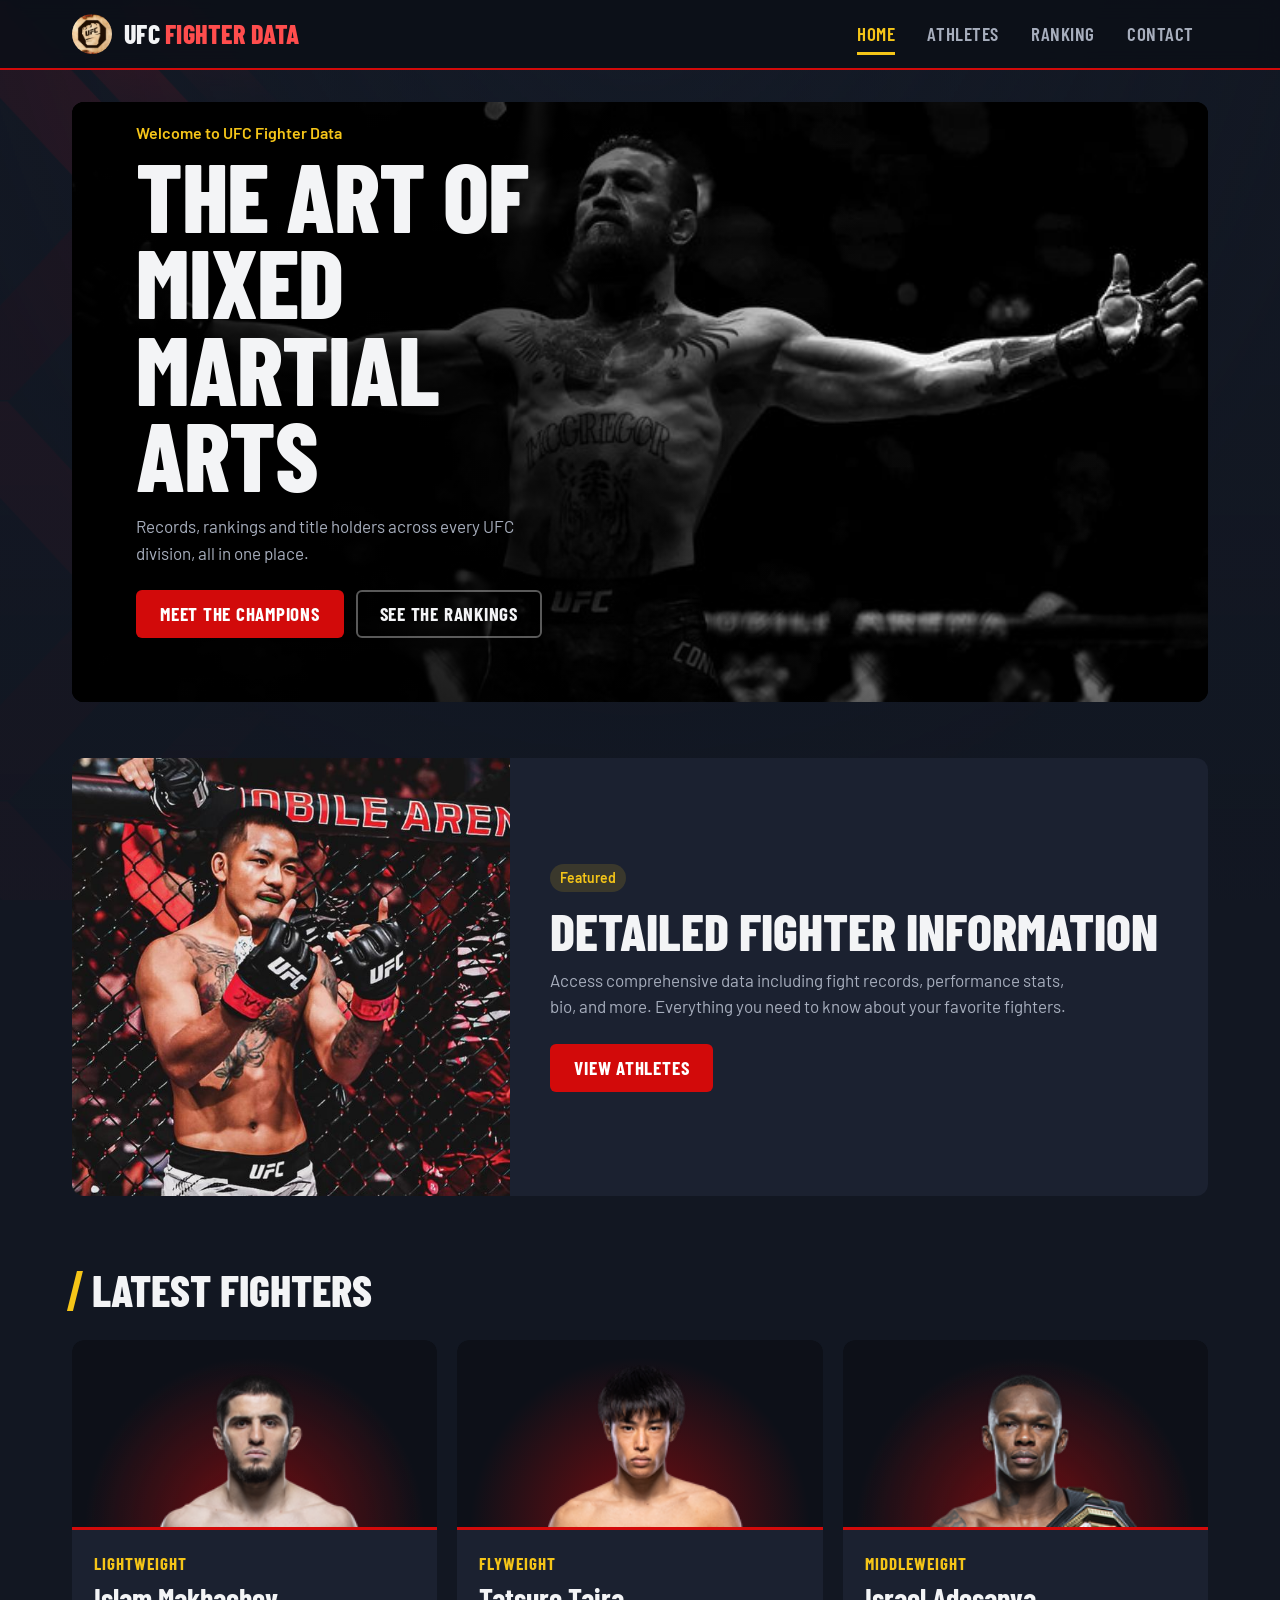
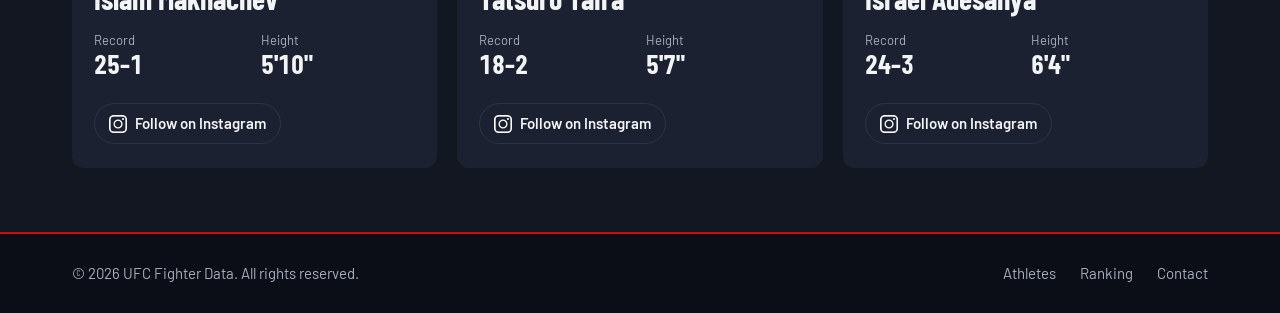
<file: index.html>
<!DOCTYPE html>
<html lang="en">
<head>
    <meta charset="UTF-8">
    <meta name="viewport" content="width=device-width, initial-scale=1.0">
    <meta name="description" content="Records, rankings and title holders across every UFC division.">
    <link rel="icon" type="image/png" href="images/favicon/favicon-96x96.png" sizes="96x96">
    <link rel="icon" type="image/svg+xml" href="images/favicon/favicon.svg">
    <link rel="shortcut icon" href="images/favicon/favicon.ico">
    <link rel="apple-touch-icon" sizes="180x180" href="images/favicon/apple-touch-icon.png">
    <meta name="apple-mobile-web-app-title" content="UFC Data">
    <link rel="manifest" href="images/favicon/site.webmanifest">
    <title>UFC Fighter Data</title>
    <link rel="preconnect" href="https://fonts.googleapis.com">
    <link rel="preconnect" href="https://fonts.gstatic.com" crossorigin>
    <link rel="stylesheet" href="https://fonts.googleapis.com/css2?family=Barlow+Condensed:wght@600;700;800&family=Barlow:wght@400;500;600&display=swap">
    <link rel="stylesheet" href="styles/base.css">
    <link rel="stylesheet" href="styles/home.css">
</head>
<body>
    <a class="skip-link" href="#main">Skip to content</a>

    <header class="site-header">
        <div class="wrap">
            <a class="brand" href="index.html">
                <img src="images/favicon/favicon-96x96.png" alt="">
                <span>UFC <b>Fighter Data</b></span>
            </a>

            <button id="menu-button" class="menu-button" aria-label="Open menu" aria-expanded="false" aria-controls="menu">
                <span></span><span></span><span></span>
            </button>

            <nav id="menu" class="site-nav" aria-label="Main">
                <ul>
                    <li><a href="index.html" aria-current="page">Home</a></li>
                    <li><a href="pages/athletes.html">Athletes</a></li>
                    <li><a href="pages/ranking.html">Ranking</a></li>
                    <li><a href="pages/contact.html">Contact</a></li>
                </ul>
            </nav>
        </div>
    </header>

    <main id="main">
        <section class="hero">
            <img class="hero-img" src="images/ufcbanner3.jpg" alt="A UFC fighter standing in the octagon with arms spread wide">
            <div class="hero-content">
                <p class="hero-welcome">Welcome to UFC Fighter Data</p>
                <h1>The art of mixed martial arts</h1>
                <p class="hero-lede">Records, rankings and title holders across every UFC division, all in one place.</p>
                <div class="hero-actions">
                    <a class="btn btn-primary" href="pages/athletes.html">Meet the champions</a>
                    <a class="btn btn-ghost" href="pages/ranking.html">See the rankings</a>
                </div>
            </div>
        </section>

        <section class="featured">
            <div class="featured-image">
                <img src="images/JoshuaVan.jpg" alt="Joshua Van posing in front of the cage">
            </div>

            <div class="featured-content">
                <p class="tag">Featured</p>
                <h2>Detailed fighter information</h2>
                <p class="description">
                    Access comprehensive data including fight records,
                    performance stats, bio, and more. Everything you
                    need to know about your favorite fighters.
                </p>
                <a href="pages/athletes.html" class="btn btn-primary">View athletes</a>
            </div>
        </section>

        <section class="latest" id="fighters">
            <h2 class="section-title">Latest fighters</h2>

            <div class="fighters-container" id="fighters-container">

                <!-- Fighter 1 -->
                <article class="fighter-card">
                    <div class="fighter-photo">
                        <img src="images/islamprofile.png" alt="Islam Makhachev">
                    </div>
                    <div class="fighter-info">
                        <p class="division-name">Lightweight</p>
                        <h3>Islam Makhachev</h3>
                        <dl class="stats">
                            <div><dt>Record</dt><dd>25–1</dd></div>
                            <div><dt>Height</dt><dd>5'10"</dd></div>
                        </dl>
                        <a class="follow" href="https://www.instagram.com/islam_makhachev/" target="_blank" rel="noopener">
                            <img src="images/instagram-white.png" alt="" width="18" height="18">
                            Follow on Instagram
                        </a>
                    </div>
                </article>

                <!-- Fighter 2 -->
                <article class="fighter-card">
                    <div class="fighter-photo">
                        <img src="images/tairaprofile.png" alt="Tatsuro Taira">
                    </div>
                    <div class="fighter-info">
                        <p class="division-name">Flyweight</p>
                        <h3>Tatsuro Taira</h3>
                        <dl class="stats">
                            <div><dt>Record</dt><dd>18–2</dd></div>
                            <div><dt>Height</dt><dd>5'7"</dd></div>
                        </dl>
                        <a class="follow" href="https://www.instagram.com/t.tatsurooo6/" target="_blank" rel="noopener">
                            <img src="images/instagram-white.png" alt="" width="18" height="18">
                            Follow on Instagram
                        </a>
                    </div>
                </article>

                <!-- Fighter 3 -->
                <article class="fighter-card">
                    <div class="fighter-photo">
                        <img src="images/adesrofile.png" alt="Israel Adesanya">
                    </div>
                    <div class="fighter-info">
                        <p class="division-name">Middleweight</p>
                        <h3>Israel Adesanya</h3>
                        <dl class="stats">
                            <div><dt>Record</dt><dd>24–3</dd></div>
                            <div><dt>Height</dt><dd>6'4"</dd></div>
                        </dl>
                        <a class="follow" href="https://www.instagram.com/stylebender/" target="_blank" rel="noopener">
                            <img src="images/instagram-white.png" alt="" width="18" height="18">
                            Follow on Instagram
                        </a>
                    </div>
                </article>

            </div>
        </section>
    </main>

    <footer class="site-footer">
        <div class="wrap">
            <p>&copy; 2026 UFC Fighter Data. All rights reserved.</p>
            <nav aria-label="Footer">
                <ul>
                    <li><a href="pages/athletes.html">Athletes</a></li>
                    <li><a href="pages/ranking.html">Ranking</a></li>
                    <li><a href="pages/contact.html">Contact</a></li>
                </ul>
            </nav>
        </div>
    </footer>

    <script src="scripts/main.js"></script>
</body>
</html>

<!--
Image source:
https://www.pinterest.com/pin/95842298317913222/
https://www.pinterest.com/pin/918734392734530082/
https://www.pinterest.com/pin/100416266687120003/
https://www.pinterest.com/pin/39195459252347088/
https://www.pinterest.com/pin/654429389648830389/
https://static.diceplatform.com/prod/198x124/mma/fightmetric/fighter/2466/HEADSHOT.png
https://static.diceplatform.com/prod/198x124/mma/fightmetric/fighter/3051/HEADSHOT.png
https://www.ufc.com/images/styles/inline/s3/2026-05/VAN_JOSHUA_BELT_05-09.png?itok=-maYDrKh
https://www.ufc.com/images/styles/inline/s3/2025-12/YAN_PETR_BELT.png?itok=qZUERexh
https://www.ufc.com/images/styles/inline/s3/2026-01/VOLKANOVSKI_ALEXANDER_BELT_01-31.png?itok=Z6d5a_8z
https://www.ufc.com/images/styles/inline/s3/2026-06/GAETHJE_JUSTIN_BELT_06-14.png?itok=LalUF1r3
https://www.ufc.com/images/styles/inline/s3/2025-01/7/MAKHACHEV_ISLAM_BELT_01-18.png?itok=VSrbKxAH
https://www.ufc.com/images/styles/inline/s3/2024-01/STRICKLAND_SEAN_BELT_01-20.png?itok=PRPupd6B
https://www.ufc.com/images/styles/inline/s3/2026-04/ULBERG_CARLOS_BELTMOCK.png?itok=BBjmGZYG
https://www.ufc.com/images/styles/inline/s3/2025-10/ASPINALL_TOM_BELT_10-25.png?itok=KG8IK0Ex
https://www.ufc.com/images/styles/inline/s3/2025-10/DERN_MACKENZIE_BELT.png?itok=TCoN3JZ0
https://www.ufc.com/images/styles/inline/s3/2025-11/SHEVCHENKO_VALENTINA_BELT_11-15.png?itok=b1anDn3r
-->
</file>
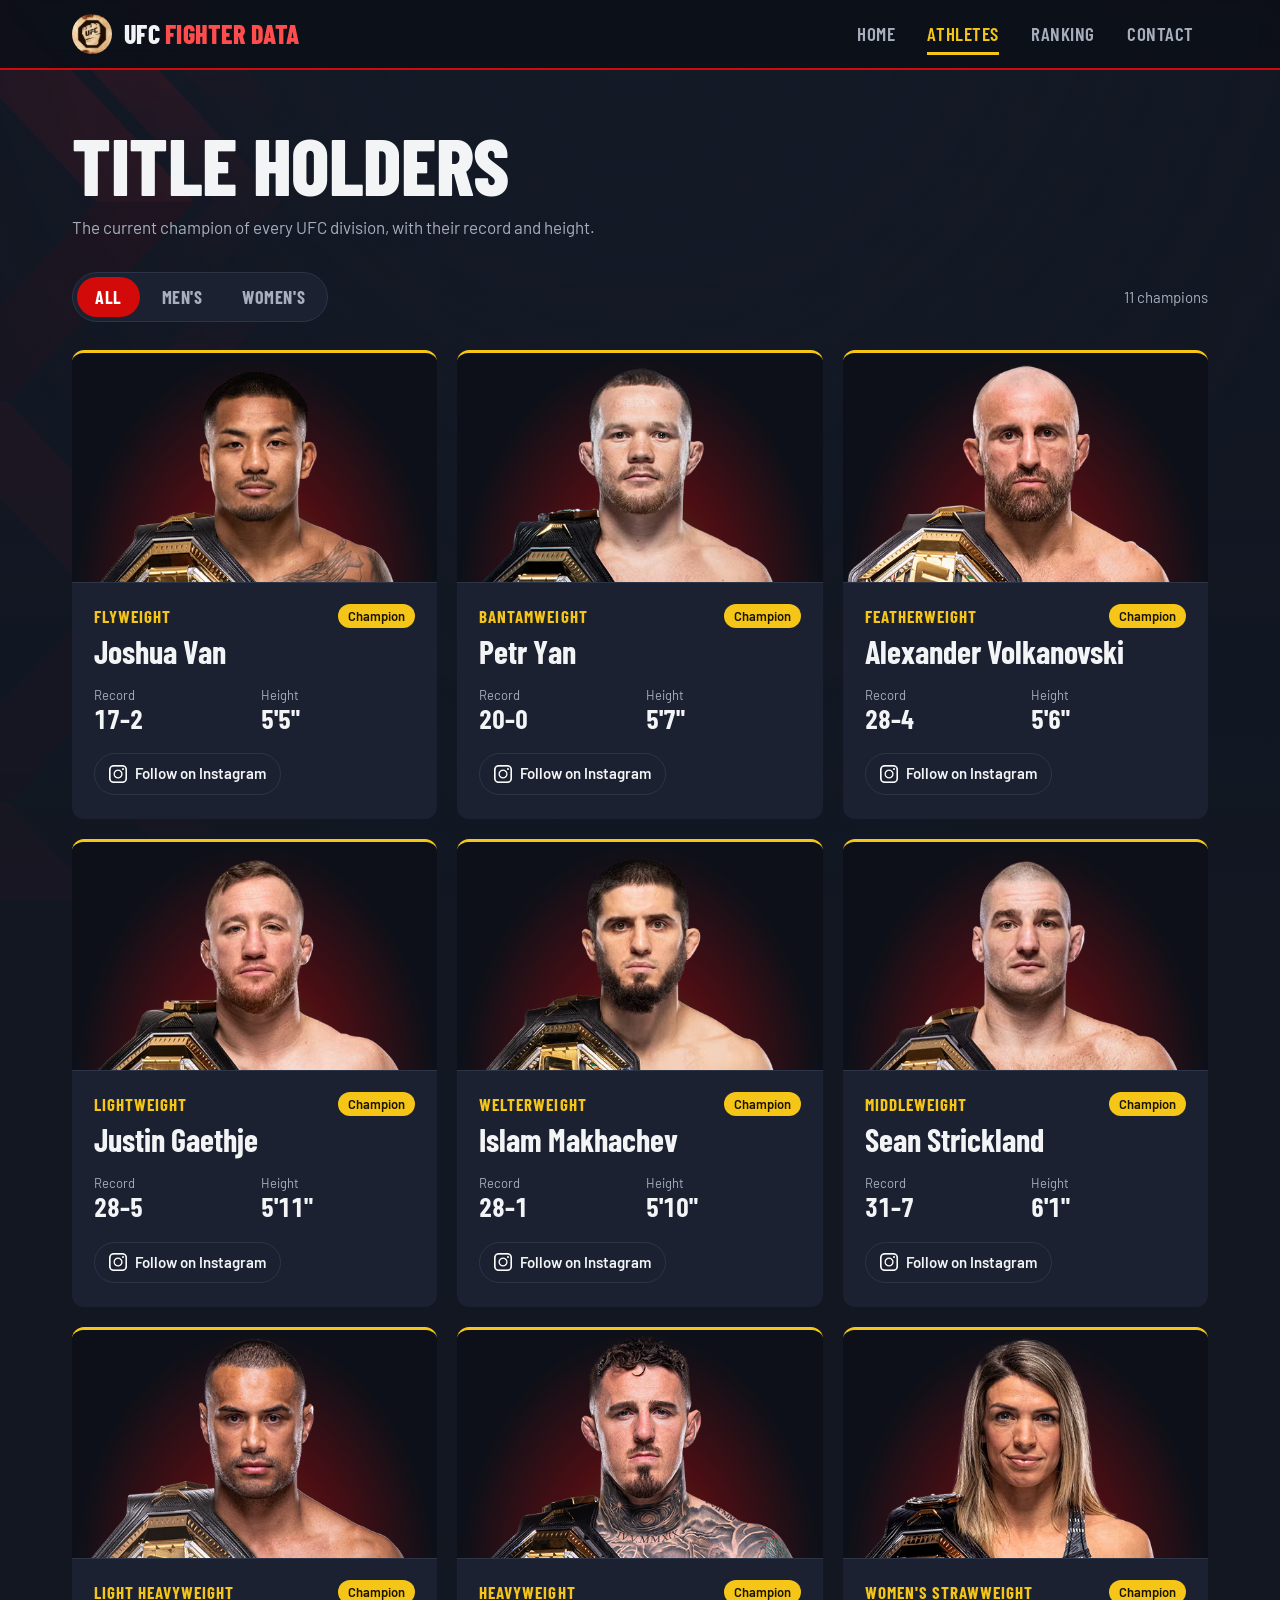
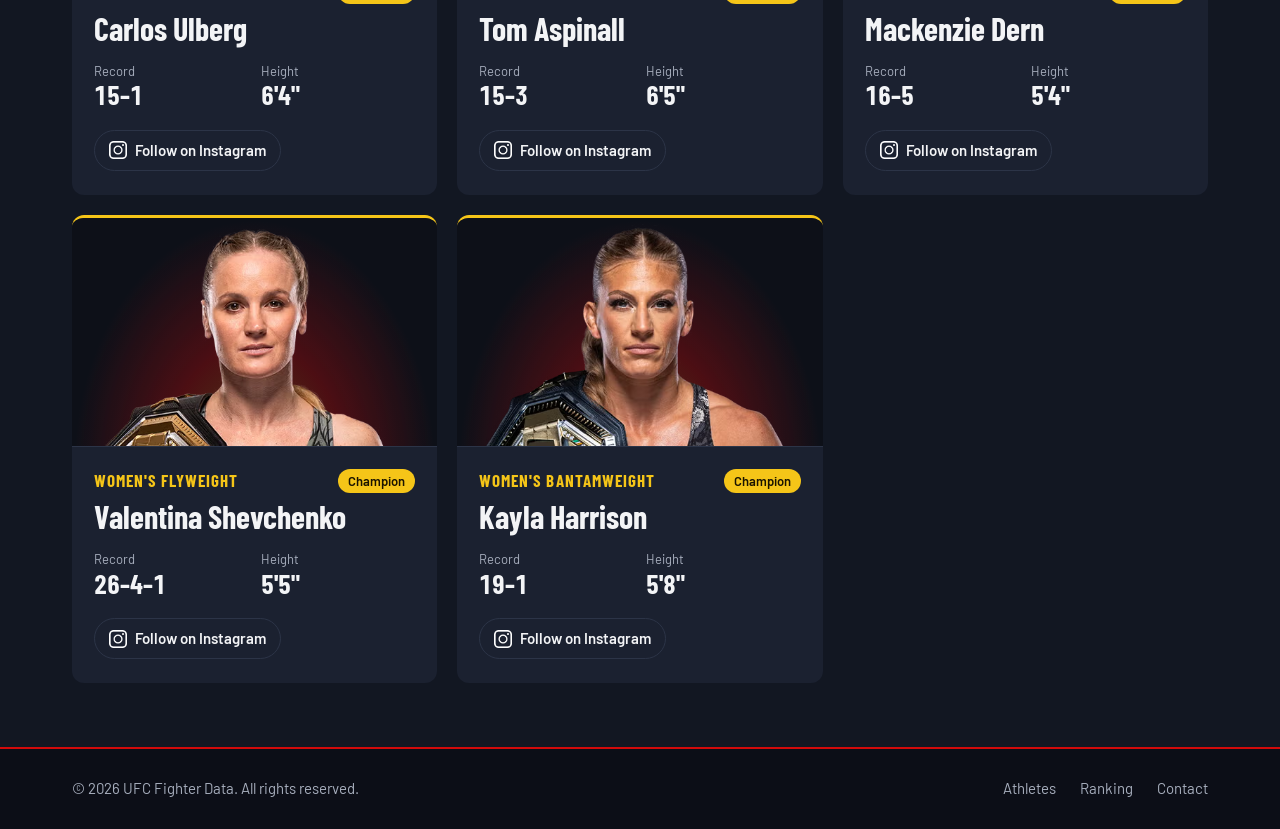
<file: pages/athletes.html>
<!DOCTYPE html>
<html lang="en">
<head>
    <meta charset="UTF-8">
    <meta name="viewport" content="width=device-width, initial-scale=1.0">
    <meta name="description" content="The current champion of every UFC division.">
    <link rel="icon" type="image/png" href="../images/favicon/favicon-96x96.png" sizes="96x96">
    <link rel="icon" type="image/svg+xml" href="../images/favicon/favicon.svg">
    <link rel="shortcut icon" href="../images/favicon/favicon.ico">
    <link rel="apple-touch-icon" sizes="180x180" href="../images/favicon/apple-touch-icon.png">
    <meta name="apple-mobile-web-app-title" content="UFC Data">
    <link rel="manifest" href="../images/favicon/site.webmanifest">
    <title>Athletes | UFC Fighter Data</title>
    <link rel="preconnect" href="https://fonts.googleapis.com">
    <link rel="preconnect" href="https://fonts.gstatic.com" crossorigin>
    <link rel="stylesheet" href="https://fonts.googleapis.com/css2?family=Barlow+Condensed:wght@600;700;800&family=Barlow:wght@400;500;600&display=swap">
    <link rel="stylesheet" href="../styles/base.css">
    <link rel="stylesheet" href="../styles/athletes.css">
</head>
<body>
    <a class="skip-link" href="#main">Skip to content</a>

    <header class="site-header">
        <div class="wrap">
            <a class="brand" href="../index.html">
                <img src="../images/favicon/favicon-96x96.png" alt="">
                <span>UFC <b>Fighter Data</b></span>
            </a>

            <button id="menu-button" class="menu-button" aria-label="Open menu" aria-expanded="false" aria-controls="menu">
                <span></span><span></span><span></span>
            </button>

            <nav id="menu" class="site-nav" aria-label="Main">
                <ul>
                    <li><a href="../index.html">Home</a></li>
                    <li><a href="athletes.html" aria-current="page">Athletes</a></li>
                    <li><a href="ranking.html">Ranking</a></li>
                    <li><a href="contact.html">Contact</a></li>
                </ul>
            </nav>
        </div>
    </header>

    <main id="main">
        <header class="page-head">
            <h1>Title holders</h1>
            <p>The current champion of every UFC division, with their record and height.</p>
        </header>

        <div class="filter-bar">
            <div class="filters" role="group" aria-label="Show divisions">
                <button type="button" data-filter="all" aria-pressed="true">All</button>
                <button type="button" data-filter="men" aria-pressed="false">Men's</button>
                <button type="button" data-filter="women" aria-pressed="false">Women's</button>
            </div>
            <p id="champ-count" class="count" aria-live="polite">11 champions</p>
        </div>

        <div class="athletes-container">

                <!-- Fighter 1 -->
                <article class="champ" data-division="men">
                    <div class="champ-photo">
                        <img src="../images/VAN_JOSHUA_BELT.avif" alt="Joshua Van with the UFC title belt" loading="lazy">
                    </div>
                    <div class="champ-body">
                        <div class="champ-meta">
                            <p class="division-name">Flyweight</p>
                            <span class="belt">Champion</span>
                        </div>
                        <h2>Joshua Van</h2>
                        <dl class="stats">
                            <div><dt>Record</dt><dd>17–2</dd></div>
                            <div><dt>Height</dt><dd>5'5"</dd></div>
                        </dl>
                        <a class="follow" href="https://www.instagram.com/thefearlessmma1/" target="_blank" rel="noopener">
                            <img src="../images/instagram-white.png" alt="" width="18" height="18">
                            Follow on Instagram
                        </a>
                    </div>
                </article>

                <!-- Fighter 2 -->
                <article class="champ" data-division="men">
                    <div class="champ-photo">
                        <img src="../images/YAN_PETR_BELT.avif" alt="Petr Yan with the UFC title belt" loading="lazy">
                    </div>
                    <div class="champ-body">
                        <div class="champ-meta">
                            <p class="division-name">Bantamweight</p>
                            <span class="belt">Champion</span>
                        </div>
                        <h2>Petr Yan</h2>
                        <dl class="stats">
                            <div><dt>Record</dt><dd>20–0</dd></div>
                            <div><dt>Height</dt><dd>5'7"</dd></div>
                        </dl>
                        <a class="follow" href="https://www.instagram.com/petr_yan/" target="_blank" rel="noopener">
                            <img src="../images/instagram-white.png" alt="" width="18" height="18">
                            Follow on Instagram
                        </a>
                    </div>
                </article>

                <!-- Fighter 3 -->
                <article class="champ" data-division="men">
                    <div class="champ-photo">
                        <img src="../images/VOLKANOVSKI_ALEXANDER_BELT.avif" alt="Alexander Volkanovski with the UFC title belt" loading="lazy">
                    </div>
                    <div class="champ-body">
                        <div class="champ-meta">
                            <p class="division-name">Featherweight</p>
                            <span class="belt">Champion</span>
                        </div>
                        <h2>Alexander Volkanovski</h2>
                        <dl class="stats">
                            <div><dt>Record</dt><dd>28–4</dd></div>
                            <div><dt>Height</dt><dd>5'6"</dd></div>
                        </dl>
                        <a class="follow" href="https://www.instagram.com/alexvolkanovski/" target="_blank" rel="noopener">
                            <img src="../images/instagram-white.png" alt="" width="18" height="18">
                            Follow on Instagram
                        </a>
                    </div>
                </article>

                <!-- Fighter 4 -->
                <article class="champ" data-division="men">
                    <div class="champ-photo">
                        <img src="../images/GAETHJE_JUSTIN_BELT.avif" alt="Justin Gaethje with the UFC title belt" loading="lazy">
                    </div>
                    <div class="champ-body">
                        <div class="champ-meta">
                            <p class="division-name">Lightweight</p>
                            <span class="belt">Champion</span>
                        </div>
                        <h2>Justin Gaethje</h2>
                        <dl class="stats">
                            <div><dt>Record</dt><dd>28–5</dd></div>
                            <div><dt>Height</dt><dd>5'11"</dd></div>
                        </dl>
                        <a class="follow" href="https://www.instagram.com/justin_gaethje/" target="_blank" rel="noopener">
                            <img src="../images/instagram-white.png" alt="" width="18" height="18">
                            Follow on Instagram
                        </a>
                    </div>
                </article>

                <!-- Fighter 5 -->
                <article class="champ" data-division="men">
                    <div class="champ-photo">
                        <img src="../images/MAKHACHEV_ISLAM_BELT.avif" alt="Islam Makhachev with the UFC title belt" loading="lazy">
                    </div>
                    <div class="champ-body">
                        <div class="champ-meta">
                            <p class="division-name">Welterweight</p>
                            <span class="belt">Champion</span>
                        </div>
                        <h2>Islam Makhachev</h2>
                        <dl class="stats">
                            <div><dt>Record</dt><dd>28–1</dd></div>
                            <div><dt>Height</dt><dd>5'10"</dd></div>
                        </dl>
                        <a class="follow" href="https://www.instagram.com/islam_makhachev/" target="_blank" rel="noopener">
                            <img src="../images/instagram-white.png" alt="" width="18" height="18">
                            Follow on Instagram
                        </a>
                    </div>
                </article>

                <!-- Fighter 6 -->
                <article class="champ" data-division="men">
                    <div class="champ-photo">
                        <img src="../images/STRICKLAND_SEAN_BELT.avif" alt="Sean Strickland with the UFC title belt" loading="lazy">
                    </div>
                    <div class="champ-body">
                        <div class="champ-meta">
                            <p class="division-name">Middleweight</p>
                            <span class="belt">Champion</span>
                        </div>
                        <h2>Sean Strickland</h2>
                        <dl class="stats">
                            <div><dt>Record</dt><dd>31–7</dd></div>
                            <div><dt>Height</dt><dd>6'1"</dd></div>
                        </dl>
                        <a class="follow" href="https://www.instagram.com/stricklandmma/" target="_blank" rel="noopener">
                            <img src="../images/instagram-white.png" alt="" width="18" height="18">
                            Follow on Instagram
                        </a>
                    </div>
                </article>

                <!-- Fighter 7 -->
                <article class="champ" data-division="men">
                    <div class="champ-photo">
                        <img src="../images/ULBERG_CARLOS_BELTMOCK.png" alt="Carlos Ulberg with the UFC title belt" loading="lazy">
                    </div>
                    <div class="champ-body">
                        <div class="champ-meta">
                            <p class="division-name">Light Heavyweight</p>
                            <span class="belt">Champion</span>
                        </div>
                        <h2>Carlos Ulberg</h2>
                        <dl class="stats">
                            <div><dt>Record</dt><dd>15–1</dd></div>
                            <div><dt>Height</dt><dd>6'4"</dd></div>
                        </dl>
                        <a class="follow" href="https://www.instagram.com/carlosulberg" target="_blank" rel="noopener">
                            <img src="../images/instagram-white.png" alt="" width="18" height="18">
                            Follow on Instagram
                        </a>
                    </div>
                </article>

                <!-- Fighter 8 -->
                <article class="champ" data-division="men">
                    <div class="champ-photo">
                        <img src="../images/ASPINALL_TOM_BELT.png" alt="Tom Aspinall with the UFC title belt" loading="lazy">
                    </div>
                    <div class="champ-body">
                        <div class="champ-meta">
                            <p class="division-name">Heavyweight</p>
                            <span class="belt">Champion</span>
                        </div>
                        <h2>Tom Aspinall</h2>
                        <dl class="stats">
                            <div><dt>Record</dt><dd>15–3</dd></div>
                            <div><dt>Height</dt><dd>6'5"</dd></div>
                        </dl>
                        <a class="follow" href="https://www.instagram.com/tomaspinallofficial" target="_blank" rel="noopener">
                            <img src="../images/instagram-white.png" alt="" width="18" height="18">
                            Follow on Instagram
                        </a>
                    </div>
                </article>

                <!-- Fighter 9 -->
                <article class="champ" data-division="women">
                    <div class="champ-photo">
                        <img src="../images/DERN_MACKENZIE_BELT.avif" alt="Mackenzie Dern with the UFC title belt" loading="lazy">
                    </div>
                    <div class="champ-body">
                        <div class="champ-meta">
                            <p class="division-name">Women's Strawweight</p>
                            <span class="belt">Champion</span>
                        </div>
                        <h2>Mackenzie Dern</h2>
                        <dl class="stats">
                            <div><dt>Record</dt><dd>16–5</dd></div>
                            <div><dt>Height</dt><dd>5'4"</dd></div>
                        </dl>
                        <a class="follow" href="https://www.instagram.com/mackenziedern" target="_blank" rel="noopener">
                            <img src="../images/instagram-white.png" alt="" width="18" height="18">
                            Follow on Instagram
                        </a>
                    </div>
                </article>

                <!-- Fighter 10 -->
                <article class="champ" data-division="women">
                    <div class="champ-photo">
                        <img src="../images/SHEVCHENKO_VALENTINA_BELT.avif" alt="Valentina Shevchenko with the UFC title belt" loading="lazy">
                    </div>
                    <div class="champ-body">
                        <div class="champ-meta">
                            <p class="division-name">Women's Flyweight</p>
                            <span class="belt">Champion</span>
                        </div>
                        <h2>Valentina Shevchenko</h2>
                        <dl class="stats">
                            <div><dt>Record</dt><dd>26–4–1</dd></div>
                            <div><dt>Height</dt><dd>5'5"</dd></div>
                        </dl>
                        <a class="follow" href="https://www.instagram.com/bulletvalentina" target="_blank" rel="noopener">
                            <img src="../images/instagram-white.png" alt="" width="18" height="18">
                            Follow on Instagram
                        </a>
                    </div>
                </article>

                <!-- Fighter 11 -->
                <article class="champ" data-division="women">
                    <div class="champ-photo">
                        <img src="../images/HARRISON_KAYLA_BELTMOCK.avif" alt="Kayla Harrison with the UFC title belt" loading="lazy">
                    </div>
                    <div class="champ-body">
                        <div class="champ-meta">
                            <p class="division-name">Women's Bantamweight</p>
                            <span class="belt">Champion</span>
                        </div>
                        <h2>Kayla Harrison</h2>
                        <dl class="stats">
                            <div><dt>Record</dt><dd>19–1</dd></div>
                            <div><dt>Height</dt><dd>5'8"</dd></div>
                        </dl>
                        <a class="follow" href="https://www.instagram.com/kaylaharrisonofficial" target="_blank" rel="noopener">
                            <img src="../images/instagram-white.png" alt="" width="18" height="18">
                            Follow on Instagram
                        </a>
                    </div>
                </article>

        </div>
    </main>

    <footer class="site-footer">
        <div class="wrap">
            <p>&copy; 2026 UFC Fighter Data. All rights reserved.</p>
            <nav aria-label="Footer">
                <ul>
                    <li><a href="athletes.html">Athletes</a></li>
                    <li><a href="ranking.html">Ranking</a></li>
                    <li><a href="contact.html">Contact</a></li>
                </ul>
            </nav>
        </div>
    </footer>

    <script src="../scripts/main.js"></script>
</body>
</html>
</file>
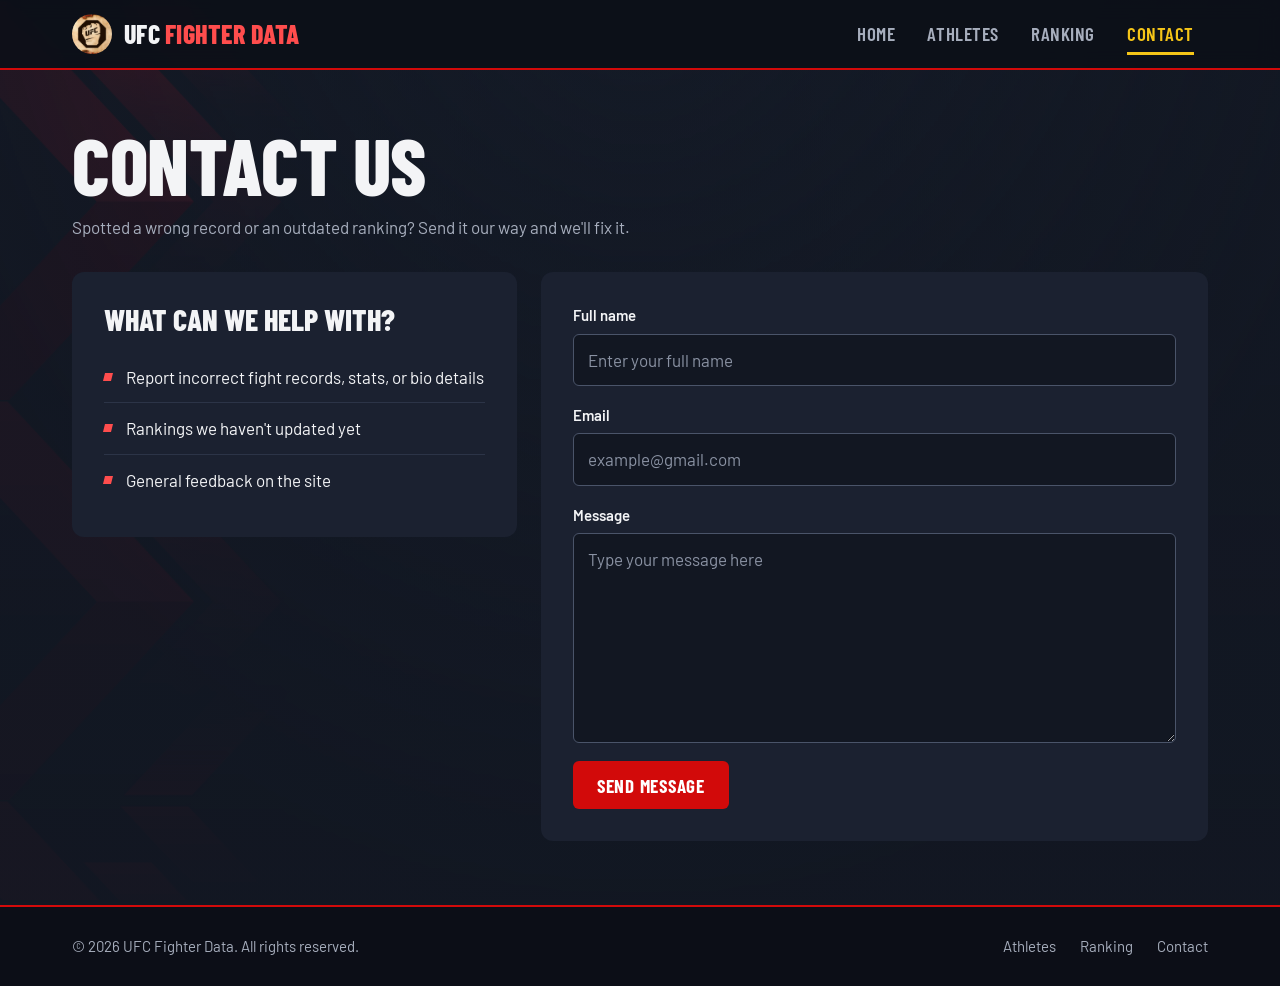
<file: pages/contact.html>
<!DOCTYPE html>
<html lang="en">
<head>
    <meta charset="UTF-8">
    <meta name="viewport" content="width=device-width, initial-scale=1.0">
    <meta name="description" content="Report incorrect fighter data or send feedback.">
    <link rel="icon" type="image/png" href="../images/favicon/favicon-96x96.png" sizes="96x96">
    <link rel="icon" type="image/svg+xml" href="../images/favicon/favicon.svg">
    <link rel="shortcut icon" href="../images/favicon/favicon.ico">
    <link rel="apple-touch-icon" sizes="180x180" href="../images/favicon/apple-touch-icon.png">
    <meta name="apple-mobile-web-app-title" content="UFC Data">
    <link rel="manifest" href="../images/favicon/site.webmanifest">
    <title>Contact | UFC Fighter Data</title>
    <link rel="preconnect" href="https://fonts.googleapis.com">
    <link rel="preconnect" href="https://fonts.gstatic.com" crossorigin>
    <link rel="stylesheet" href="https://fonts.googleapis.com/css2?family=Barlow+Condensed:wght@600;700;800&family=Barlow:wght@400;500;600&display=swap">
    <link rel="stylesheet" href="../styles/base.css">
    <link rel="stylesheet" href="../styles/contact.css">
</head>
<body>
    <a class="skip-link" href="#main">Skip to content</a>

    <header class="site-header">
        <div class="wrap">
            <a class="brand" href="../index.html">
                <img src="../images/favicon/favicon-96x96.png" alt="">
                <span>UFC <b>Fighter Data</b></span>
            </a>

            <button id="menu-button" class="menu-button" aria-label="Open menu" aria-expanded="false" aria-controls="menu">
                <span></span><span></span><span></span>
            </button>

            <nav id="menu" class="site-nav" aria-label="Main">
                <ul>
                    <li><a href="../index.html">Home</a></li>
                    <li><a href="athletes.html">Athletes</a></li>
                    <li><a href="ranking.html">Ranking</a></li>
                    <li><a href="contact.html" aria-current="page">Contact</a></li>
                </ul>
            </nav>
        </div>
    </header>

    <main id="main">
        <header class="page-head">
            <h1>Contact us</h1>
            <p>Spotted a wrong record or an outdated ranking? Send it our way and we'll fix it.</p>
        </header>

        <div class="wrapper">
            <section class="help">
                <h2>What can we help with?</h2>
                <ul>
                    <li>Report incorrect fight records, stats, or bio details</li>
                    <li>Rankings we haven't updated yet</li>
                    <li>General feedback on the site</li>
                </ul>
            </section>

            <form id="contact-form" action="https://webdevbasics.net/scripts/demo.php" method="post">
                <div class="field">
                    <label for="fname">Full name</label>
                    <input type="text" id="fname" name="Full Name" placeholder="Enter your full name" autocomplete="name" required>
                </div>
                <div class="field">
                    <label for="email">Email</label>
                    <input type="email" id="email" name="Email" placeholder="example@gmail.com" autocomplete="email" required>
                </div>
                <div class="field">
                    <label for="texta">Message</label>
                    <textarea id="texta" name="Message" rows="7" placeholder="Type your message here" required></textarea>
                </div>
                <button type="submit" class="btn btn-primary">Send message</button>
            </form>
        </div>
    </main>

    <footer class="site-footer">
        <div class="wrap">
            <p>&copy; 2026 UFC Fighter Data. All rights reserved.</p>
            <nav aria-label="Footer">
                <ul>
                    <li><a href="athletes.html">Athletes</a></li>
                    <li><a href="ranking.html">Ranking</a></li>
                    <li><a href="contact.html">Contact</a></li>
                </ul>
            </nav>
        </div>
    </footer>

    <script src="../scripts/main.js"></script>
</body>
</html>
</file>
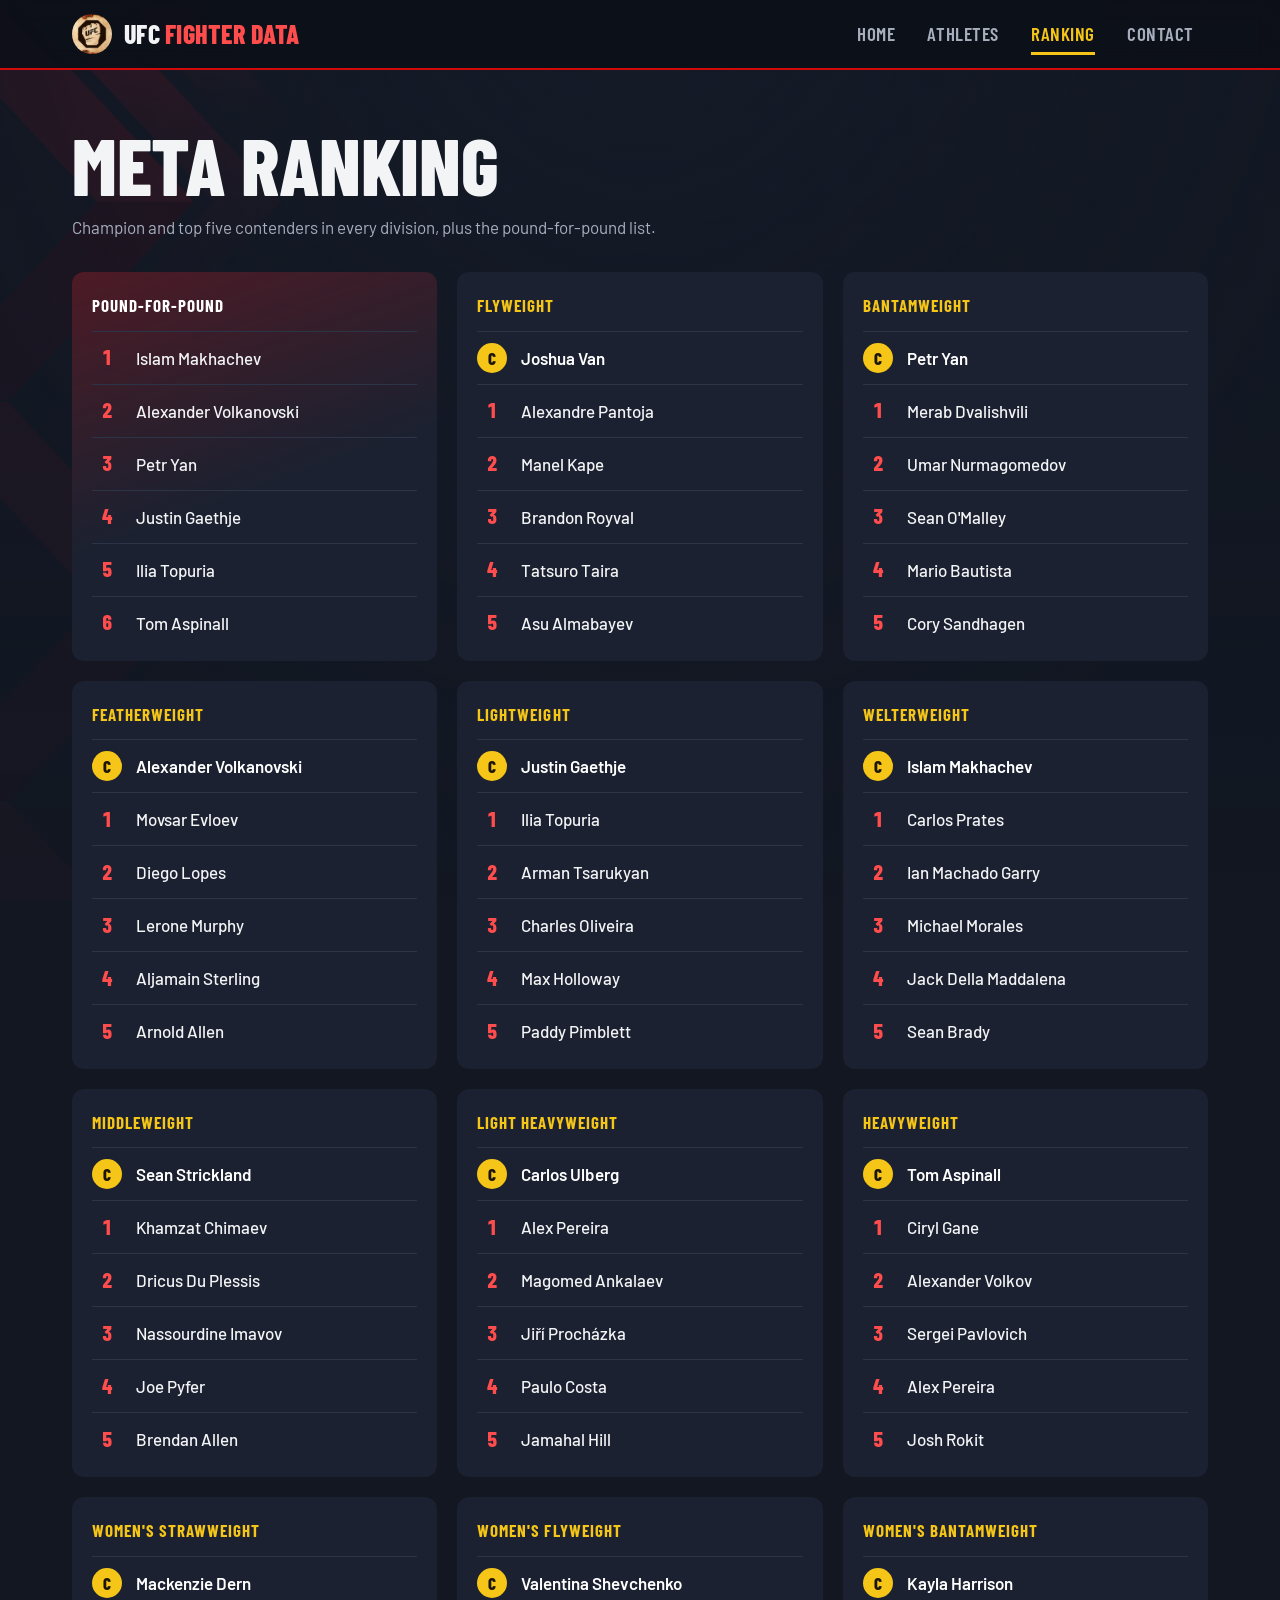
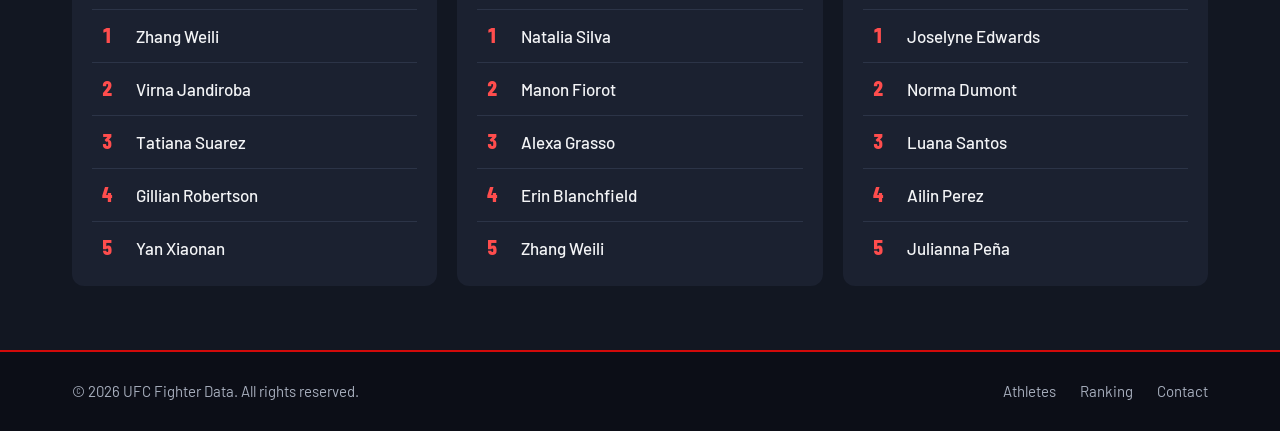
<file: pages/ranking.html>
<!DOCTYPE html>
<html lang="en">
<head>
    <meta charset="UTF-8">
    <meta name="viewport" content="width=device-width, initial-scale=1.0">
    <meta name="description" content="Champions and top contenders in every UFC division.">
    <link rel="icon" type="image/png" href="../images/favicon/favicon-96x96.png" sizes="96x96">
    <link rel="icon" type="image/svg+xml" href="../images/favicon/favicon.svg">
    <link rel="shortcut icon" href="../images/favicon/favicon.ico">
    <link rel="apple-touch-icon" sizes="180x180" href="../images/favicon/apple-touch-icon.png">
    <meta name="apple-mobile-web-app-title" content="UFC Data">
    <link rel="manifest" href="../images/favicon/site.webmanifest">
    <title>Ranking | UFC Fighter Data</title>
    <link rel="preconnect" href="https://fonts.googleapis.com">
    <link rel="preconnect" href="https://fonts.gstatic.com" crossorigin>
    <link rel="stylesheet" href="https://fonts.googleapis.com/css2?family=Barlow+Condensed:wght@600;700;800&family=Barlow:wght@400;500;600&display=swap">
    <link rel="stylesheet" href="../styles/base.css">
    <link rel="stylesheet" href="../styles/ranking.css">
</head>
<body>
    <a class="skip-link" href="#main">Skip to content</a>

    <header class="site-header">
        <div class="wrap">
            <a class="brand" href="../index.html">
                <img src="../images/favicon/favicon-96x96.png" alt="">
                <span>UFC <b>Fighter Data</b></span>
            </a>

            <button id="menu-button" class="menu-button" aria-label="Open menu" aria-expanded="false" aria-controls="menu">
                <span></span><span></span><span></span>
            </button>

            <nav id="menu" class="site-nav" aria-label="Main">
                <ul>
                    <li><a href="../index.html">Home</a></li>
                    <li><a href="athletes.html">Athletes</a></li>
                    <li><a href="ranking.html" aria-current="page">Ranking</a></li>
                    <li><a href="contact.html">Contact</a></li>
                </ul>
            </nav>
        </div>
    </header>

    <main id="main">
        <header class="page-head">
            <h1>Meta ranking</h1>
            <p>Champion and top five contenders in every division, plus the pound-for-pound list.</p>
        </header>

        <div class="ranking-container">
            <section class="ranking-box ranking-box--p4p">
                <h2 class="division-name">Pound-for-pound</h2>
                <ol>
                    <li><span class="rank">1</span> Islam Makhachev</li>
                    <li><span class="rank">2</span> Alexander Volkanovski</li>
                    <li><span class="rank">3</span> Petr Yan</li>
                    <li><span class="rank">4</span> Justin Gaethje</li>
                    <li><span class="rank">5</span> Ilia Topuria</li>
                    <li><span class="rank">6</span> Tom Aspinall</li>
                </ol>
            </section>
            <section class="ranking-box">
                <h2 class="division-name">Flyweight</h2>
                <ol>
                    <li class="is-champ"><span class="rank" aria-label="Champion">C</span> Joshua Van</li>
                    <li><span class="rank">1</span> Alexandre Pantoja</li>
                    <li><span class="rank">2</span> Manel Kape</li>
                    <li><span class="rank">3</span> Brandon Royval</li>
                    <li><span class="rank">4</span> Tatsuro Taira</li>
                    <li><span class="rank">5</span> Asu Almabayev</li>
                </ol>
            </section>
            <section class="ranking-box">
                <h2 class="division-name">Bantamweight</h2>
                <ol>
                    <li class="is-champ"><span class="rank" aria-label="Champion">C</span> Petr Yan</li>
                    <li><span class="rank">1</span> Merab Dvalishvili</li>
                    <li><span class="rank">2</span> Umar Nurmagomedov</li>
                    <li><span class="rank">3</span> Sean O'Malley</li>
                    <li><span class="rank">4</span> Mario Bautista</li>
                    <li><span class="rank">5</span> Cory Sandhagen</li>
                </ol>
            </section>
            <section class="ranking-box">
                <h2 class="division-name">Featherweight</h2>
                <ol>
                    <li class="is-champ"><span class="rank" aria-label="Champion">C</span> Alexander Volkanovski</li>
                    <li><span class="rank">1</span> Movsar Evloev</li>
                    <li><span class="rank">2</span> Diego Lopes</li>
                    <li><span class="rank">3</span> Lerone Murphy</li>
                    <li><span class="rank">4</span> Aljamain Sterling</li>
                    <li><span class="rank">5</span> Arnold Allen</li>
                </ol>
            </section>
            <section class="ranking-box">
                <h2 class="division-name">Lightweight</h2>
                <ol>
                    <li class="is-champ"><span class="rank" aria-label="Champion">C</span> Justin Gaethje</li>
                    <li><span class="rank">1</span> Ilia Topuria</li>
                    <li><span class="rank">2</span> Arman Tsarukyan</li>
                    <li><span class="rank">3</span> Charles Oliveira</li>
                    <li><span class="rank">4</span> Max Holloway</li>
                    <li><span class="rank">5</span> Paddy Pimblett</li>
                </ol>
            </section>
            <section class="ranking-box">
                <h2 class="division-name">Welterweight</h2>
                <ol>
                    <li class="is-champ"><span class="rank" aria-label="Champion">C</span> Islam Makhachev</li>
                    <li><span class="rank">1</span> Carlos Prates</li>
                    <li><span class="rank">2</span> Ian Machado Garry</li>
                    <li><span class="rank">3</span> Michael Morales</li>
                    <li><span class="rank">4</span> Jack Della Maddalena</li>
                    <li><span class="rank">5</span> Sean Brady</li>
                </ol>
            </section>
            <section class="ranking-box">
                <h2 class="division-name">Middleweight</h2>
                <ol>
                    <li class="is-champ"><span class="rank" aria-label="Champion">C</span> Sean Strickland</li>
                    <li><span class="rank">1</span> Khamzat Chimaev</li>
                    <li><span class="rank">2</span> Dricus Du Plessis</li>
                    <li><span class="rank">3</span> Nassourdine Imavov</li>
                    <li><span class="rank">4</span> Joe Pyfer</li>
                    <li><span class="rank">5</span> Brendan Allen</li>
                </ol>
            </section>
            <section class="ranking-box">
                <h2 class="division-name">Light Heavyweight</h2>
                <ol>
                    <li class="is-champ"><span class="rank" aria-label="Champion">C</span> Carlos Ulberg</li>
                    <li><span class="rank">1</span> Alex Pereira</li>
                    <li><span class="rank">2</span> Magomed Ankalaev</li>
                    <li><span class="rank">3</span> Jiří Procházka</li>
                    <li><span class="rank">4</span> Paulo Costa</li>
                    <li><span class="rank">5</span> Jamahal Hill</li>
                </ol>
            </section>
            <section class="ranking-box">
                <h2 class="division-name">Heavyweight</h2>
                <ol>
                    <li class="is-champ"><span class="rank" aria-label="Champion">C</span> Tom Aspinall</li>
                    <li><span class="rank">1</span> Ciryl Gane</li>
                    <li><span class="rank">2</span> Alexander Volkov</li>
                    <li><span class="rank">3</span> Sergei Pavlovich</li>
                    <li><span class="rank">4</span> Alex Pereira</li>
                    <li><span class="rank">5</span> Josh Rokit</li>
                </ol>
            </section>
            <section class="ranking-box">
                <h2 class="division-name">Women's Strawweight</h2>
                <ol>
                    <li class="is-champ"><span class="rank" aria-label="Champion">C</span> Mackenzie Dern</li>
                    <li><span class="rank">1</span> Zhang Weili</li>
                    <li><span class="rank">2</span> Virna Jandiroba</li>
                    <li><span class="rank">3</span> Tatiana Suarez</li>
                    <li><span class="rank">4</span> Gillian Robertson</li>
                    <li><span class="rank">5</span> Yan Xiaonan</li>
                </ol>
            </section>
            <section class="ranking-box">
                <h2 class="division-name">Women's Flyweight</h2>
                <ol>
                    <li class="is-champ"><span class="rank" aria-label="Champion">C</span> Valentina Shevchenko</li>
                    <li><span class="rank">1</span> Natalia Silva</li>
                    <li><span class="rank">2</span> Manon Fiorot</li>
                    <li><span class="rank">3</span> Alexa Grasso</li>
                    <li><span class="rank">4</span> Erin Blanchfield</li>
                    <li><span class="rank">5</span> Zhang Weili</li>
                </ol>
            </section>
            <section class="ranking-box">
                <h2 class="division-name">Women's Bantamweight</h2>
                <ol>
                    <li class="is-champ"><span class="rank" aria-label="Champion">C</span> Kayla Harrison</li>
                    <li><span class="rank">1</span> Joselyne Edwards</li>
                    <li><span class="rank">2</span> Norma Dumont</li>
                    <li><span class="rank">3</span> Luana Santos</li>
                    <li><span class="rank">4</span> Ailin Perez</li>
                    <li><span class="rank">5</span> Julianna Peña</li>
                </ol>
            </section>
        </div>
    </main>

    <footer class="site-footer">
        <div class="wrap">
            <p>&copy; 2026 UFC Fighter Data. All rights reserved.</p>
            <nav aria-label="Footer">
                <ul>
                    <li><a href="athletes.html">Athletes</a></li>
                    <li><a href="ranking.html">Ranking</a></li>
                    <li><a href="contact.html">Contact</a></li>
                </ul>
            </nav>
        </div>
    </footer>

    <script src="../scripts/main.js"></script>
</body>
</html>

<!--
Image source:
https://www.pinterest.com/pin/918734392734530082/
-->
</file>
<file: styles/base.css>
/* =========================================================
   UFC Fighter Data — shared styles
   Palette: night base, UFC red for action, belt gold for titles
   ========================================================= */

:root{
    --night:      #121722;   /* page base (from the old nav colour) */
    --panel:      #1b2130;   /* cards, boards */
    --panel-hi:   #232a3b;   /* hover / raised */
    --line:       #2c3447;   /* hairlines */
    --red:        #d20a0a;   /* UFC red: buttons, active states */
    --red-text:   #ff4d4d;   /* red that stays readable on dark */
    --gold:       #f5c518;   /* belt gold: champions, highlights */
    --text:       #f3f4f6;
    --muted:      #a7aebd;

    --font-display: "Barlow Condensed", "Arial Narrow", Arial, sans-serif;
    --font-body:    "Barlow", Arial, Helvetica, sans-serif;

    --radius-sm: 6px;
    --radius-md: 12px;
    --wrap: 1200px;
    --gutter: 20px;
    --header-h: 68px;
}

*,
*::before,
*::after{
    margin: 0;
    padding: 0;
    box-sizing: border-box;
}

html{
    scroll-behavior: smooth;
    scroll-padding-top: calc(var(--header-h) + 16px);
}

body{
    min-height: 100vh;
    display: flex;
    flex-direction: column;
    background-color: var(--night);
    color: var(--text);
    font-family: var(--font-body);
    font-size: 17px;
    line-height: 1.55;
    -webkit-font-smoothing: antialiased;
    position: relative;
    overflow-x: hidden;
}

/* ----- Animated red-stripe background (kept, but toned down) ----- */
body::before{
    content: "";
    position: fixed;
    inset: 0 auto 0 0;
    width: calc(100% + 1600px);
    background: url("../images/background.jpg") repeat 0 0 / 1600px auto;
    opacity: .4;
    z-index: -2;
    animation: bg-drift 70s linear infinite;
    will-change: transform;
}
body::after{
    content: "";
    position: fixed;
    inset: 0;
    background:
        radial-gradient(ellipse at 50% 0%, rgba(18,23,34,.3) 0%, rgba(18,23,34,.82) 75%),
        linear-gradient(180deg, rgba(18,23,34,.1), rgba(18,23,34,.7));
    z-index: -1;
    pointer-events: none;
}
@keyframes bg-drift{
    to{ transform: translateX(-1600px); }
}

img{
    display: block;
    max-width: 100%;
}

a{ color: inherit; }

:focus-visible{
    outline: 3px solid var(--gold);
    outline-offset: 3px;
    border-radius: 4px;
}

.wrap{
    width: 100%;
    max-width: var(--wrap);
    margin: 0 auto;
    padding: 0 var(--gutter);
}

main{
    flex: 1;
    width: 100%;
    max-width: var(--wrap);
    margin: 0 auto;
    padding: 0 var(--gutter) 64px;
}

.skip-link{
    position: absolute;
    left: 12px;
    top: -60px;
    background: var(--gold);
    color: #000;
    padding: 10px 14px;
    font-weight: 600;
    border-radius: var(--radius-sm);
    z-index: 100;
    text-decoration: none;
}
.skip-link:focus{ top: 12px; }

/* =========================================================
   Header + navigation
   ========================================================= */

.site-header{
    position: sticky;
    top: 0;
    z-index: 50;
    background: rgba(12, 15, 23, .88);
    backdrop-filter: blur(10px);
    -webkit-backdrop-filter: blur(10px);
    border-bottom: 2px solid var(--red);
}

.site-header .wrap{
    height: var(--header-h);
    display: flex;
    align-items: center;
    justify-content: space-between;
    gap: 24px;
}

.brand{
    display: flex;
    align-items: center;
    gap: 12px;
    text-decoration: none;
}
.brand img{
    width: 40px;
    height: 40px;
    border-radius: 50%;
}
.brand span{
    font-family: var(--font-display);
    font-weight: 800;
    font-size: 26px;
    line-height: 1;
    letter-spacing: .01em;
    text-transform: uppercase;
}
.brand span b{
    color: var(--red-text);
    font-weight: 800;
}

.menu-button{
    display: inline-flex;
    flex-direction: column;
    justify-content: center;
    gap: 5px;
    width: 44px;
    height: 44px;
    padding: 0 10px;
    background: transparent;
    border: 1px solid var(--line);
    border-radius: var(--radius-sm);
    cursor: pointer;
}
.menu-button span{
    display: block;
    height: 2px;
    background: var(--text);
    border-radius: 2px;
    transition: transform .25s ease, opacity .2s ease;
}
.menu-button[aria-expanded="true"] span:nth-child(1){ transform: translateY(7px) rotate(45deg); }
.menu-button[aria-expanded="true"] span:nth-child(2){ opacity: 0; }
.menu-button[aria-expanded="true"] span:nth-child(3){ transform: translateY(-7px) rotate(-45deg); }

.site-nav{
    position: absolute;
    top: 100%;
    left: 0;
    right: 0;
    background: rgba(12, 15, 23, .97);
    border-bottom: 2px solid var(--red);
    display: none;
}
.site-nav.show{
    display: block;
    animation: nav-open .2s ease-out;
}
@keyframes nav-open{
    from{ opacity: 0; transform: translateY(-6px); }
}

.site-nav ul{
    list-style: none;
    padding: 8px var(--gutter) 16px;
}
.site-nav a{
    display: block;
    padding: 14px 4px;
    border-bottom: 1px solid var(--line);
    font-family: var(--font-display);
    font-weight: 600;
    font-size: 22px;
    text-transform: uppercase;
    letter-spacing: .03em;
    text-decoration: none;
    color: var(--muted);
}
.site-nav li:last-child a{ border-bottom: none; }
.site-nav a:hover{ color: var(--text); }
.site-nav a[aria-current="page"]{ color: var(--gold); }

/* =========================================================
   Shared pieces
   ========================================================= */

.page-head{
    padding: 56px 0 32px;
}
.page-head h1{
    font-family: var(--font-display);
    font-weight: 800;
    font-size: clamp(44px, 8vw, 80px);
    line-height: .95;
    text-transform: uppercase;
    letter-spacing: -.005em;
}
.page-head p{
    margin-top: 12px;
    max-width: 60ch;
    color: var(--muted);
}

.section-title{
    font-family: var(--font-display);
    font-weight: 800;
    font-size: clamp(32px, 5vw, 44px);
    line-height: 1;
    text-transform: uppercase;
    display: flex;
    align-items: center;
    gap: 14px;
}
.section-title::before{
    content: "";
    width: 6px;
    height: .9em;
    background: var(--gold);
    transform: skewX(-14deg);
    flex-shrink: 0;
}

.btn{
    display: inline-flex;
    align-items: center;
    justify-content: center;
    gap: 10px;
    min-height: 48px;
    padding: 0 22px;
    border-radius: var(--radius-sm);
    border: 2px solid transparent;
    font-family: var(--font-display);
    font-weight: 700;
    font-size: 19px;
    letter-spacing: .04em;
    text-transform: uppercase;
    text-decoration: none;
    white-space: nowrap;
    cursor: pointer;
    transition: background-color .2s ease, border-color .2s ease, color .2s ease;
}
.btn-primary{
    background: var(--red);
    color: #fff;
}
.btn-primary:hover{ background: #b00808; }
.btn-ghost{
    border-color: rgba(255,255,255,.35);
    color: var(--text);
}
.btn-ghost:hover{
    border-color: var(--text);
    background: rgba(255,255,255,.06);
}

/* Instagram follow link used on fighter cards */
.follow{
    display: inline-flex;
    align-items: center;
    gap: 8px;
    padding: 8px 14px;
    border: 1px solid var(--line);
    border-radius: 999px;
    font-size: 15px;
    font-weight: 600;
    text-decoration: none;
    color: var(--text);
    transition: border-color .2s ease, background-color .2s ease;
}
.follow img{
    width: 18px;
    height: 18px;
    flex-shrink: 0;
}
.follow:hover{
    border-color: var(--red-text);
    background: rgba(210,10,10,.14);
}

/* Record / height pairs */
.stats{
    display: grid;
    grid-template-columns: 1fr 1fr;
    gap: 12px;
}
.stats dt{
    font-size: 13px;
    color: var(--muted);
}
.stats dd{
    font-family: var(--font-display);
    font-weight: 700;
    font-size: 26px;
    line-height: 1.1;
    font-variant-numeric: tabular-nums;
}

/* Division name, the one place we use caps as data */
.division-name{
    font-family: var(--font-display);
    font-weight: 700;
    font-size: 17px;
    letter-spacing: .06em;
    text-transform: uppercase;
    color: var(--gold);
}

/* =========================================================
   Footer
   ========================================================= */

.site-footer{
    border-top: 2px solid var(--red);
    background: rgba(12, 15, 23, .92);
    color: var(--muted);
    font-size: 15px;
}
.site-footer .wrap{
    display: flex;
    flex-direction: column;
    gap: 16px;
    padding-top: 28px;
    padding-bottom: 28px;
}
.site-footer nav ul{
    list-style: none;
    display: flex;
    flex-wrap: wrap;
    gap: 8px 24px;
}
.site-footer nav a{
    text-decoration: none;
}
.site-footer nav a:hover{ color: var(--text); }

/* =========================================================
   Tablet
   ========================================================= */

@media (min-width: 768px){
    :root{ --gutter: 32px; }

    .menu-button{ display: none; }

    .site-nav,
    .site-nav.show{
        position: static;
        display: block;
        background: none;
        border: none;
        animation: none;
    }
    .site-nav ul{
        display: flex;
        gap: 4px;
        padding: 0;
    }
    .site-nav a{
        position: relative;
        padding: 8px 14px;
        border: none;
        font-size: 19px;
    }
    .site-nav a::after{
        content: "";
        position: absolute;
        left: 14px;
        right: 14px;
        bottom: 2px;
        height: 3px;
        background: var(--gold);
        transform: scaleX(0);
        transform-origin: left;
        transition: transform .25s ease;
    }
    .site-nav a:hover::after,
    .site-nav a[aria-current="page"]::after{
        transform: scaleX(1);
    }

    .site-footer .wrap{
        flex-direction: row;
        justify-content: space-between;
        align-items: center;
    }
}

/* =========================================================
   Reduced motion
   ========================================================= */

@media (prefers-reduced-motion: reduce){
    *,
    *::before,
    *::after{
        animation: none !important;
        transition: none !important;
        scroll-behavior: auto !important;
    }
}
</file>
<file: styles/home.css>
/* =========================================================
   Home page
   ========================================================= */

/* ----- Hero ----- */
.hero{
    position: relative;
    margin: 24px calc(var(--gutter) * -1) 0;
    overflow: hidden;
    background: #000;
}
.hero-img{
    width: 100%;
    aspect-ratio: 2 / 1;
    object-fit: cover;
    object-position: center 30%;
}
.hero-content{
    position: relative;
    padding: 24px var(--gutter) 32px;
    background: linear-gradient(180deg, #000 0%, var(--night) 100%);
}
.hero-welcome{
    color: var(--gold);
    font-weight: 600;
    font-size: 16px;
}
.hero h1{
    margin-top: 6px;
    font-family: var(--font-display);
    font-weight: 800;
    font-size: clamp(46px, 12vw, 96px);
    line-height: .9;
    text-transform: uppercase;
    letter-spacing: -.01em;
    max-width: 11ch;
}
.hero-lede{
    margin-top: 16px;
    color: var(--muted);
    max-width: 42ch;
}
.hero-actions{
    margin-top: 24px;
    display: flex;
    flex-wrap: wrap;
    gap: 12px;
}

/* ----- Featured ----- */
.featured{
    margin-top: 56px;
    display: grid;
    gap: 28px;
    background: var(--panel);
    border-radius: var(--radius-md);
    overflow: hidden;
}
.featured-image img{
    width: 100%;
    aspect-ratio: 4 / 3;
    object-fit: cover;
    object-position: center 25%;
}
.featured-content{
    padding: 0 24px 32px;
}
.featured-content .tag{
    display: inline-block;
    padding: 3px 10px;
    border-radius: 999px;
    background: rgba(245,197,24,.14);
    color: var(--gold);
    font-weight: 600;
    font-size: 14px;
}
.featured-content h2{
    margin: 14px 0 12px;
    font-family: var(--font-display);
    font-weight: 800;
    font-size: clamp(34px, 5vw, 52px);
    line-height: .95;
    text-transform: uppercase;
}
.featured-content .description{
    color: var(--muted);
    max-width: 52ch;
    margin-bottom: 24px;
}

/* ----- Latest fighters ----- */
.latest{
    margin-top: 72px;
}
.fighters-container{
    margin-top: 28px;
    display: grid;
    gap: 20px;
}
.fighter-card{
    display: flex;
    flex-direction: column;
    background: var(--panel);
    border-radius: var(--radius-md);
    overflow: hidden;
}
.fighter-photo{
    display: flex;
    justify-content: center;
    align-items: flex-end;
    height: 190px;
    padding-top: 16px;
    background:
        radial-gradient(circle at 50% 100%, rgba(210,10,10,.55) 0%, rgba(210,10,10,0) 65%),
        #0d1018;
    border-bottom: 3px solid var(--red);
}
.fighter-photo img{
    width: 260px;
    height: auto;
}
.fighter-info{
    display: flex;
    flex-direction: column;
    gap: 6px;
    padding: 20px 22px 24px;
    flex: 1;
}
.fighter-info h3{
    font-family: var(--font-display);
    font-weight: 700;
    font-size: 30px;
    line-height: 1.05;
    margin-bottom: 10px;
}
.fighter-info .follow{
    margin-top: 18px;
    align-self: flex-start;
}

/* =========================================================
   Tablet
   ========================================================= */
@media (min-width: 768px){
    .hero{
        margin: 32px 0 0;
        border-radius: var(--radius-md);
    }
    .hero-img{
        aspect-ratio: auto;
        height: clamp(460px, 56vw, 600px);
    }
    .hero::after{
        content: "";
        position: absolute;
        inset: 0;
        background:
            linear-gradient(90deg, rgba(0,0,0,.92) 0%, rgba(0,0,0,.65) 40%, rgba(0,0,0,0) 72%),
            linear-gradient(0deg, rgba(0,0,0,.6) 0%, rgba(0,0,0,0) 45%);
    }
    .hero-content{
        position: absolute;
        z-index: 1;
        left: 0;
        bottom: 0;
        padding: 48px;
        background: none;
    }

    .featured{
        grid-template-columns: minmax(260px, 2fr) 3fr;
        align-items: center;
        gap: 40px;
    }
    .featured-image img{
        height: 100%;
        aspect-ratio: 1 / 1;
    }
    .featured-content{
        padding: 32px 40px 32px 0;
    }

    .fighters-container{
        grid-template-columns: repeat(2, 1fr);
    }
}

/* =========================================================
   Desktop
   ========================================================= */
@media (min-width: 1024px){
    .hero-content{
        padding: 64px;
    }
    .fighters-container{
        grid-template-columns: repeat(3, 1fr);
    }
}
</file>
<file: styles/athletes.css>
/* =========================================================
   Athletes page — title holders
   ========================================================= */

.filter-bar{
    display: flex;
    flex-wrap: wrap;
    align-items: center;
    justify-content: space-between;
    gap: 12px 20px;
    margin-bottom: 28px;
}
.filters{
    display: inline-flex;
    padding: 4px;
    gap: 4px;
    background: var(--panel);
    border: 1px solid var(--line);
    border-radius: 999px;
}
.filters button{
    min-height: 40px;
    padding: 0 18px;
    border: none;
    border-radius: 999px;
    background: transparent;
    color: var(--muted);
    font-family: var(--font-display);
    font-weight: 700;
    font-size: 18px;
    letter-spacing: .03em;
    text-transform: uppercase;
    cursor: pointer;
    transition: background-color .2s ease, color .2s ease;
}
.filters button:hover{ color: var(--text); }
.filters button[aria-pressed="true"]{
    background: var(--red);
    color: #fff;
}
.count{
    color: var(--muted);
    font-size: 15px;
}

.athletes-container{
    display: grid;
    gap: 20px;
}

.champ{
    display: flex;
    flex-direction: column;
    background: var(--panel);
    border-radius: var(--radius-md);
    overflow: hidden;
    border-top: 3px solid var(--gold);
}
.champ[hidden]{ display: none; }

.champ-photo{
    background:
        radial-gradient(ellipse at 50% 110%, rgba(245,197,24,.28) 0%, rgba(210,10,10,.32) 35%, rgba(210,10,10,0) 70%),
        #0d1018;
}
.champ-photo img{
    width: 100%;
    aspect-ratio: 520 / 325;
    object-fit: contain;
    object-position: center bottom;
}

.champ-body{
    display: flex;
    flex-direction: column;
    flex: 1;
    padding: 20px 22px 24px;
    border-top: 1px solid var(--line);
}
.champ-meta{
    display: flex;
    align-items: center;
    justify-content: space-between;
    gap: 10px;
}
.belt{
    flex-shrink: 0;
    padding: 2px 10px;
    border-radius: 999px;
    background: var(--gold);
    color: #1a1400;
    font-size: 13px;
    font-weight: 600;
}
.champ h2{
    margin: 6px 0 16px;
    font-family: var(--font-display);
    font-weight: 700;
    font-size: 32px;
    line-height: 1.05;
}
.champ .follow{
    margin-top: auto;
    align-self: flex-start;
}
.champ .stats{
    margin-bottom: 20px;
}

/* Tablet */
@media (min-width: 640px){
    .athletes-container{
        grid-template-columns: repeat(2, 1fr);
    }
}

/* Desktop */
@media (min-width: 1024px){
    .athletes-container{
        grid-template-columns: repeat(3, 1fr);
    }
}
</file>
<file: styles/contact.css>
/* =========================================================
   Contact page
   ========================================================= */

.wrapper{
    display: grid;
    gap: 20px;
    align-items: start;
}

.help,
#contact-form{
    background: var(--panel);
    border-radius: var(--radius-md);
    padding: 24px;
}

.help h2{
    font-family: var(--font-display);
    font-weight: 800;
    font-size: 30px;
    line-height: 1.05;
    text-transform: uppercase;
    margin-bottom: 16px;
}
.help ul{
    list-style: none;
}
.help li{
    position: relative;
    padding: 12px 0 12px 22px;
    border-bottom: 1px solid var(--line);
}
.help li:last-child{ border-bottom: none; }
.help li::before{
    content: "";
    position: absolute;
    left: 0;
    top: 21px;
    width: 8px;
    height: 8px;
    background: var(--red-text);
    transform: skewX(-14deg);
}

.field{
    margin-bottom: 18px;
}
label{
    display: block;
    margin-bottom: 6px;
    font-weight: 600;
    font-size: 15px;
}
input,
textarea{
    display: block;
    width: 100%;
    padding: 12px 14px;
    background: var(--night);
    border: 1px solid #4a5469;
    border-radius: var(--radius-sm);
    color: var(--text);
    font: inherit;
    transition: border-color .2s ease;
}
input::placeholder,
textarea::placeholder{ color: #8a92a3; }
input:hover,
textarea:hover{ border-color: #6b7690; }
input:focus-visible,
textarea:focus-visible{
    outline: none;
    border-color: var(--gold);
    box-shadow: 0 0 0 3px rgba(245,197,24,.25);
}
textarea{
    resize: vertical;
    min-height: 140px;
}
#contact-form .btn{
    width: 100%;
}

/* Tablet */
@media (min-width: 768px){
    .wrapper{
        grid-template-columns: 2fr 3fr;
        gap: 24px;
    }
    .help,
    #contact-form{
        padding: 32px;
    }
    #contact-form .btn{
        width: auto;
    }
}
</file>
<file: styles/ranking.css>
/* =========================================================
   Ranking page
   ========================================================= */

.ranking-container{
    display: grid;
    gap: 20px;
}

.ranking-box{
    background: var(--panel);
    border-radius: var(--radius-md);
    padding: 20px 20px 12px;
}
.ranking-box .division-name{
    padding-bottom: 12px;
    border-bottom: 1px solid var(--line);
}

/* Pound-for-pound gets the red treatment so it reads as the headline list */
.ranking-box--p4p{
    background:
        linear-gradient(160deg, rgba(210,10,10,.28) 0%, rgba(210,10,10,0) 55%),
        var(--panel);
}
.ranking-box--p4p .division-name{ color: #fff; }

.ranking-box ol{
    list-style: none;
}
.ranking-box li{
    display: flex;
    align-items: center;
    gap: 14px;
    padding: 11px 0;
    border-bottom: 1px solid var(--line);
    font-weight: 500;
    font-size: 17px;
}
.ranking-box li:last-child{ border-bottom: none; }

.rank{
    display: inline-flex;
    align-items: center;
    justify-content: center;
    width: 30px;
    height: 30px;
    flex-shrink: 0;
    font-family: var(--font-display);
    font-weight: 800;
    font-size: 20px;
    color: var(--red-text);
    font-variant-numeric: tabular-nums;
}

.ranking-box li.is-champ{
    font-weight: 600;
    color: #fff;
}
.is-champ .rank{
    background: var(--gold);
    color: #1a1400;
    border-radius: 50%;
    font-size: 17px;
}
.is-champ .belt{
    margin-left: auto;
    font-size: 13px;
    font-weight: 600;
    color: var(--gold);
}

/* Tablet */
@media (min-width: 640px){
    .ranking-container{
        grid-template-columns: repeat(2, 1fr);
    }
}

/* Desktop */
@media (min-width: 1024px){
    .ranking-container{
        grid-template-columns: repeat(3, 1fr);
    }
}
</file>
